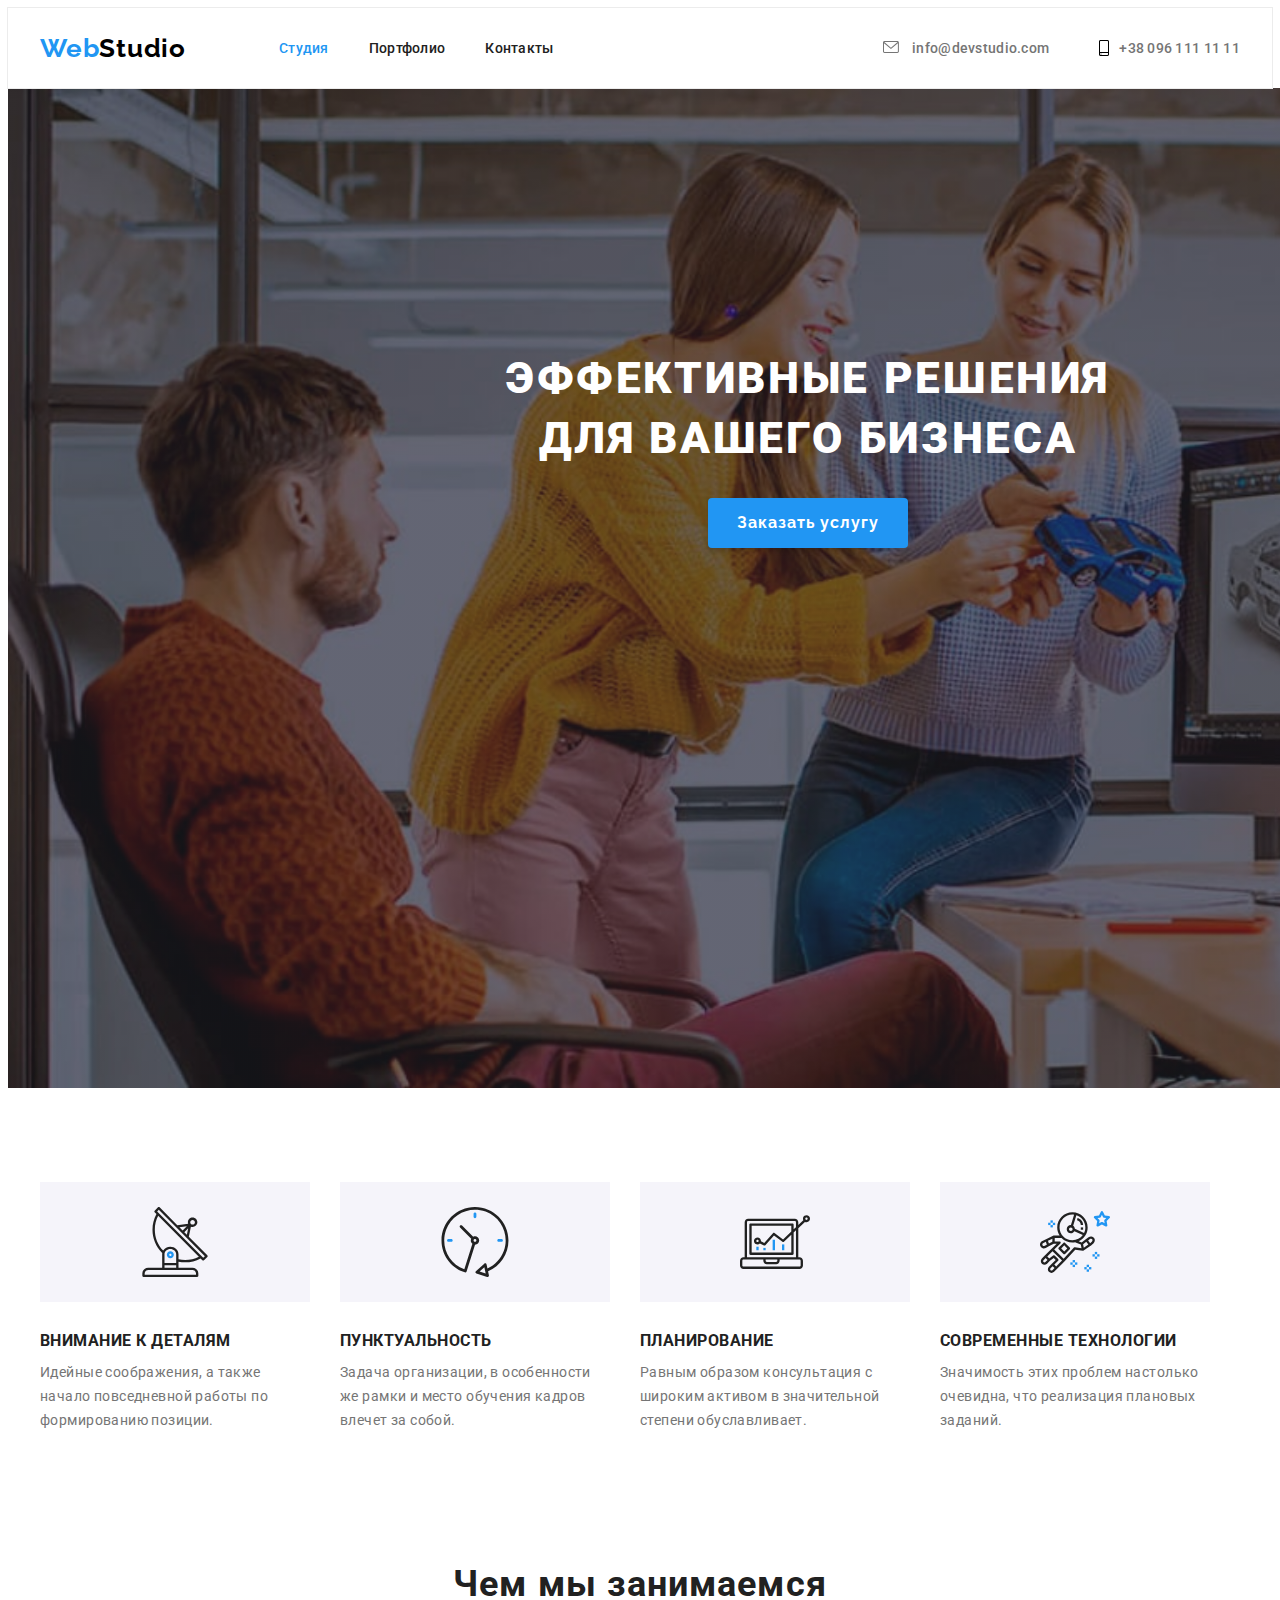
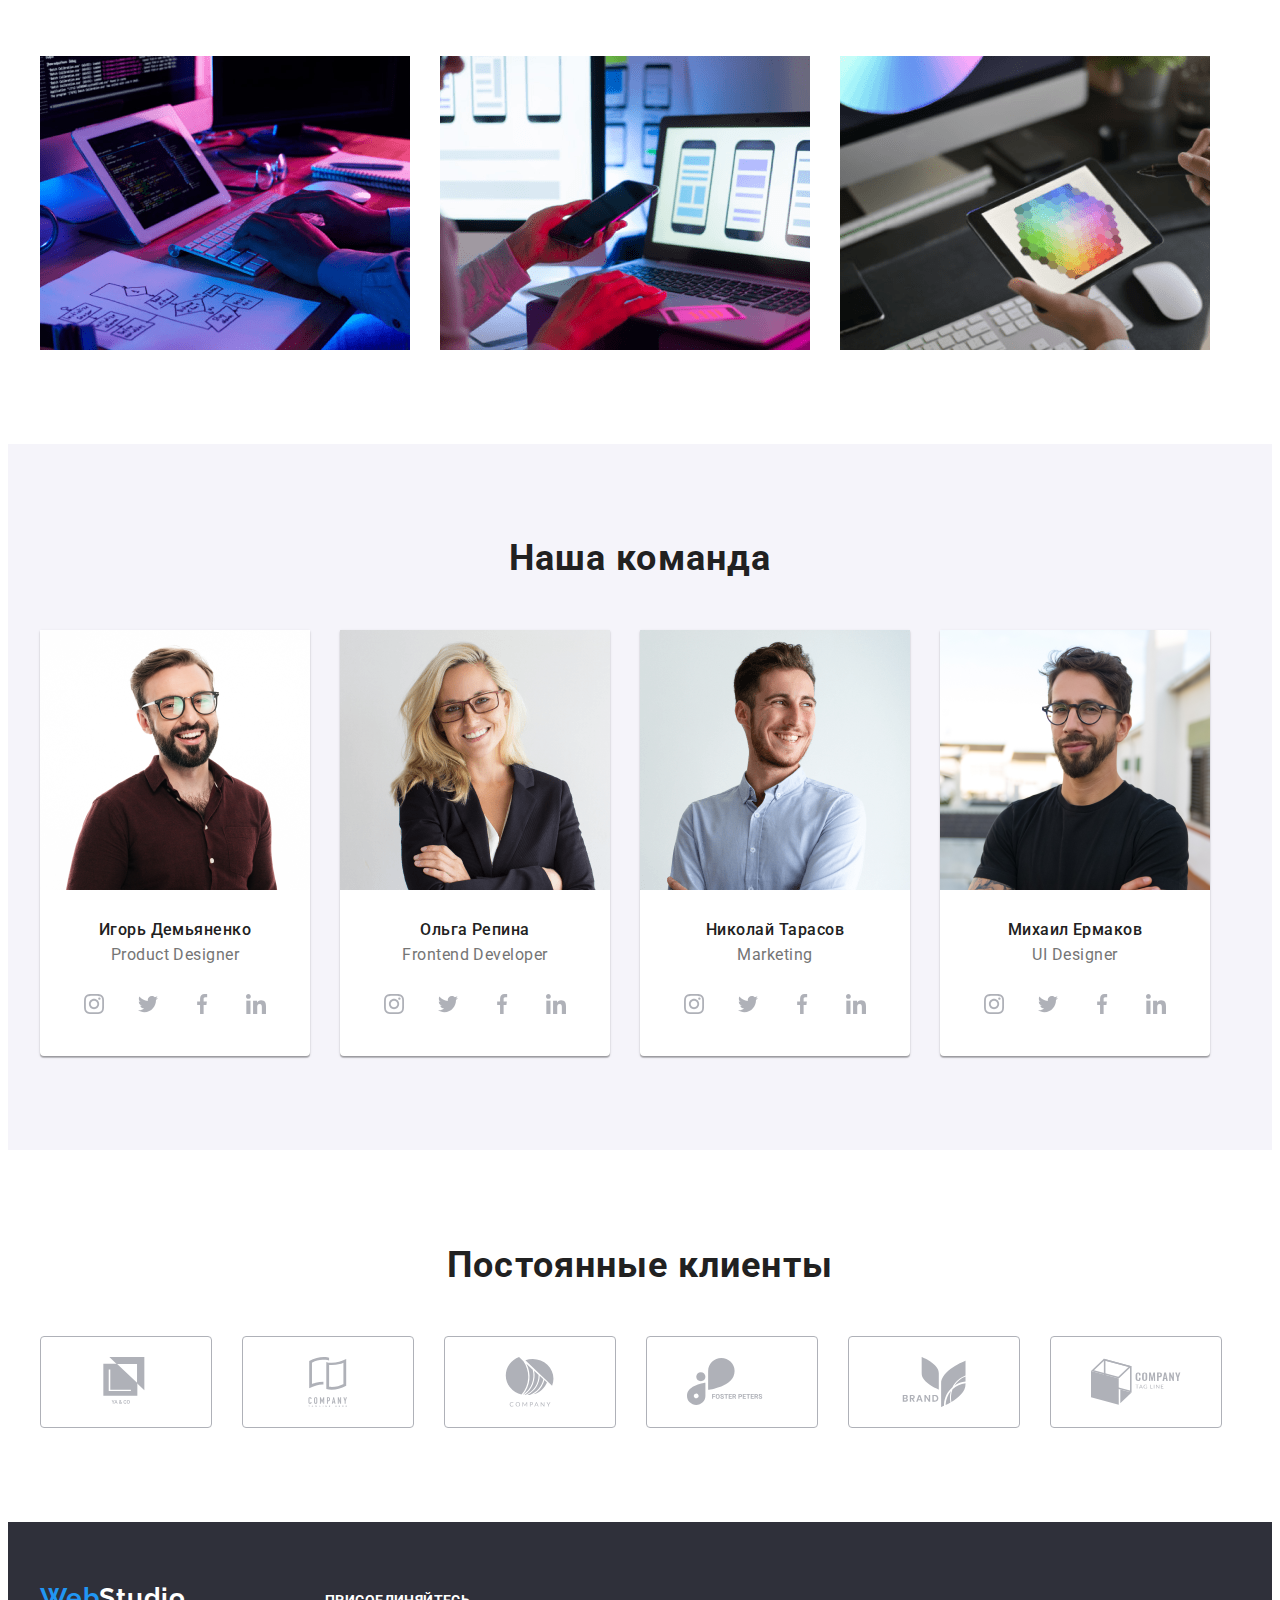
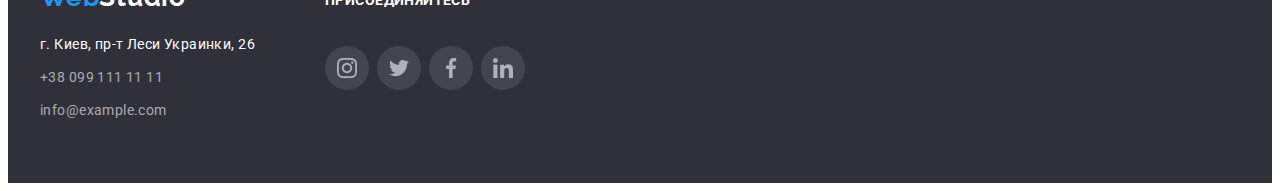
<file: index.html>
<!DOCTYPE html>
<html lang="ru">

<head>
  <meta charset="UTF-8" />
  <meta name="viewport" content="width=device-width, initial-scale=1.0" />
  <title lang="en">Web Studio</title>
  <link rel="preconnect" href="https://fonts.gstatic.com" />
  <link href="https://fonts.googleapis.com/css2?family=Raleway:wght@700&family=Roboto:wght@400;500;700;900&display=swap"
    rel="stylesheet" />
  <link rel="stylesheet" href="https://cdnjs.cloudflare.com/ajax/libs/modern-normalize/1.0.0/modern-normalize.min.css"
    integrity="sha512-ISS7cAi1PEhQ8jnbJpJZMd29NlhNj4AWYyLOSp2CE/CsHxTCu+r+t0D2yoJudVrd0/8fTVPUVDzY5Tvli75u/g=="
    crossorigin="anonymous" />
  <link href="./css/style.css" rel="stylesheet" />
</head>

<body>

  <!-- header and navigation -->
  <header class="header">
    <div class="container">
      <nav class="navigation">
        <a class="main-logo link" href="./index.html">
          <span>Web</span>Studio
        </a>
        <ul class="navigation-list list">
          <li class="navigation-list-item">
            <a class="navigation-list-link current link" href="./index.html">Студия</a>
          </li>
          <li class="navigation-list-item">
            <a class="navigation-list-link link" href="./portfolio.html">
              Портфолио
            </a>
          </li>
          <li class="navigation-list-item">
            <a class="navigation-list-link link" href="#">Контакты</a>
          </li>
        </ul>
      </nav>
      <a class="mail link" href="mailto:info@devstudio.com">
        <svg class="mail-logo-ico">
          <use href="./img/sprite.svg#mail"></use>
        </svg>
        info@devstudio.com
      </a>
      <a class="tel link" href="tel:+380961111111">
        <svg class="tel-logo-ico">
          <use href="./img/sprite.svg#smartphone"></use>
        </svg>
        +38 096 111 11 11
      </a>
    </div>
  </header>
  <!-- main section -->
  <main class="main-section">
    <!-- hero section -->
    <section class="hero-section">
      <div class="container">
        <h1><br>Эффективные решения<br> для вашего бизнеса</h1>
        <button type="button">Заказать услугу</button>
      </div>
    </section>
    <!-- features section -->
    <section class="features-section">
      <div class="container">
        <h2 class="visually-hidden">Преимущиства</h2>
        <ul class="features-list">
          <li class="features-list-item">
            <div class="features-logo-container">
              <svg class="features-logo-ico">
                <use href="./img/sprite.svg#antenna"></use>
              </svg>
            </div>
            <div class="cards-container">
              <h3>Внимание к деталям</h3>
              <p>
                Идейные соображения, а также начало повседневной работы по
                формированию позиции.
              </p>
            </div>
          </li>
          <li class="features-list-item">
            <div class="features-logo-container">
              <svg class="features-logo-ico">
                <use href="./img/sprite.svg#clock"></use>
              </svg>
            </div>
            <div class="cards-container">
              <h3>Пунктуальность</h3>
              <p>
                Задача организации, в особенности же рамки и место обучения кадров
                влечет за собой.
              </p>
            </div>
          </li>
          <li class="features-list-item">
            <div class="features-logo-container">
              <svg class="features-logo-ico">
                <use href="./img/sprite.svg#diagram"></use>
              </svg>
            </div>
            <div class="cards-container">
              <h3>Планирование</h3>
              <p>
                Равным образом консультация с широким активом в значительной
                степени обуславливает.
              </p>
            </div>
          </li>
          <li class="features-list-item">
            <div class="features-logo-container">
              <svg class="features-logo-ico">
                <use href="./img/sprite.svg#astronaut"></use>
              </svg>
            </div>
            <div class="cards-container">
              <h3>Современные технологии</h3>
              <p>
                Значимость этих проблем настолько очевидна, что реализация
                плановых заданий.
              </p>
            </div>
          </li>
        </ul>
      </div>
    </section>
    <!-- what we do section -->
    <section class="what-we-do-section">
      <div class="container">
        <h2>Чем мы занимаемся</h2>
        <ul class="what-we-do-section-img-list list">
          <li class="what-we-do-section-img-list-item">
            <img src="./img/features/laptop.png" alt="персональный компьютер" width="370" height="294" />
          </li>
          <li class="what-we-do-section-img-list-item">
            <img src="./img/features/cellphone.png" alt="смартфон" width="370" height="294" />
          </li>
          <li class="what-we-do-section-img-list-item">
            <img src="./img/features/tablet.png" alt="планшет" width="370" height="294" />
          </li>
        </ul>
      </div>
    </section>
    <!-- our team section -->
    <section class="team-section">
      <div class="container">
        <h2>Наша команда</h2>
        <ul class="team-section-about-list list">
          <li class="team-section-about-list-items">
            <div class="team-section-about-list-items-cards">
              <img src="./img/team/ihor.png" alt="фото Игоря" width="270" height="260" />
              <div class="team-section-about-list-items-cards-textbox">
                <h3>Игорь Демьяненко</h3>
                <p>Product Designer</p>
              </div>
              <ul class="social-links-list list">
                <li class="social-links-list-items">
                  <a href="" class="social-link">
                    <svg class="social-list-icon">
                      <use href="./img/sprite.svg#instagram"></use>
                    </svg>
                  </a>
                </li>
                <li class="social-links-list-items">
                  <a href="" class="social-link">
                    <svg class="social-list-icon">
                      <use href="./img/sprite.svg#twitter"></use>
                    </svg>
                  </a>
                </li>
                <li class="social-links-list-items">
                  <a href="" class="social-link">
                    <svg class="social-list-icon">
                      <use href="./img/sprite.svg#facebook"></use>
                    </svg>
                  </a>
                </li>
                <li class="social-links-list-items">
                  <a href="" class="social-link">
                    <svg class="social-list-icon">
                      <use href="./img/sprite.svg#linkedin"></use>
                    </svg>
                  </a>
                </li>
              </ul>
            </div>
          </li>
          <li class="team-section-about-list-items">
            <div class="team-section-about-list-items-cards">
              <img src="./img/team/olga.png" alt="фото Ольги" width="270" height="260" />
              <div class="team-section-about-list-items-cards-textbox">
                <h3>Ольга Репина</h3>
                <p>Frontend Developer</p>
              </div>
              <ul class="social-links-list list">
                <li class="social-links-list-items">
                  <a href="" class="social-link">
                    <svg class="social-list-icon">
                      <use href="./img/sprite.svg#instagram"></use>
                    </svg>
                  </a>
                </li>
                <li class="social-links-list-items">
                  <a href="" class="social-link">
                    <svg class="social-list-icon">
                      <use href="./img/sprite.svg#twitter"></use>
                    </svg>
                  </a>
                </li>
                <li class="social-links-list-items">
                  <a href="" class="social-link">
                    <svg class="social-list-icon">
                      <use href="./img/sprite.svg#facebook"></use>
                    </svg>
                  </a>
                </li>
                <li class="social-links-list-items">
                  <a href="" class="social-link">
                    <svg class="social-list-icon">
                      <use href="./img/sprite.svg#linkedin"></use>
                    </svg>
                  </a>
                </li>
              </ul>
            </div>
          </li>
          <li class="team-section-about-list-items">
            <div class="team-section-about-list-items-cards">
              <img src="./img/team/nikolay.png" alt="фото Николая" width="270" height="260" />
              <div class="team-section-about-list-items-cards-textbox">
                <h3>Николай Тарасов</h3>
                <p>Marketing</p>
              </div>
              <ul class="social-links-list list">
                <li class="social-links-list-items">
                  <a href="" class="social-link">
                    <svg class="social-list-icon">
                      <use href="./img/sprite.svg#instagram"></use>
                    </svg>
                  </a>
                </li>
                <li class="social-links-list-items">
                  <a href="" class="social-link">
                    <svg class="social-list-icon">
                      <use href="./img/sprite.svg#twitter"></use>
                    </svg>
                  </a>
                </li>
                <li class="social-links-list-items">
                  <a href="" class="social-link">
                    <svg class="social-list-icon">
                      <use href="./img/sprite.svg#facebook"></use>
                    </svg>
                  </a>
                </li>
                <li class="social-links-list-items">
                  <a href="" class="social-link">
                    <svg class="social-list-icon">
                      <use href="./img/sprite.svg#linkedin"></use>
                    </svg>
                  </a>
                </li>
              </ul>
            </div>
          </li>
          <li class="team-section-about-list-items">
            <div class="team-section-about-list-items-cards">
              <img src="./img/team/michail.png" alt="фото Михаила" width="270" height="260" />
              <div class="team-section-about-list-items-cards-textbox">
                <h3>Михаил Ермаков</h3>
                <p>UI Designer</p>
              </div>
              <ul class="social-links-list list">
                <li class="social-links-list-items">
                  <a href="" class="social-link">
                    <svg class="social-list-icon">
                      <use href="./img/sprite.svg#instagram"></use>
                    </svg>
                  </a>
                </li>
                <li class="social-links-list-items">
                  <a href="" class="social-link">
                    <svg class="social-list-icon">
                      <use href="./img/sprite.svg#twitter"></use>
                    </svg>
                  </a>
                </li>
                <li class="social-links-list-items">
                  <a href="" class="social-link">
                    <svg class="social-list-icon">
                      <use href="./img/sprite.svg#facebook"></use>
                    </svg>
                  </a>
                </li>
                <li class="social-links-list-items">
                  <a href="" class="social-link">
                    <svg class="social-list-icon">
                      <use href="./img/sprite.svg#linkedin"></use>
                    </svg>
                  </a>
                </li>
              </ul>
            </div>
          </li>
        </ul>
      </div>
    </section>
    <section class="clients">
      <div class="container">
        <h2>Постоянные клиенты</h2>
        <ul class="clients-cards-list list">
          <li class="clients-cards-items">
            <a class="client-cards-links" href="">
              <div class="clients-box">
                <svg class="clients-ico">
                  <use href="./img/sprite.svg#logo-1"></use>
                </svg>
              </div>
            </a>
          </li>
          <li class="clients-cards-items">
            <a class="client-cards-links" href="">
              <div class="clients-box">
                <svg class="clients-ico">
                  <use href="./img/sprite.svg#logo-2"></use>
                </svg>
              </div>
            </a>
          </li>
          <li class="clients-cards-items">
            <a class="client-cards-links" href="">
              <div class="clients-box">
                <svg class="clients-ico">
                  <use href="./img/sprite.svg#logo-3"></use>
                </svg>
              </div>
            </a>
          </li>
          <li class="clients-cards-items">
            <a class="client-cards-links" href="">
              <div class="clients-box">
                <svg class="clients-ico">
                  <use href="./img/sprite.svg#logo-4"></use>
                </svg>
              </div>
            </a>
          </li>
          <li class="clients-cards-items">
            <a class="client-cards-links" href="">
              <div class="clients-box">
                <svg class="clients-ico">
                  <use href="./img/sprite.svg#logo-5"></use>
                </svg>
              </div>
            </a>
          </li>
          <li class="clients-cards-items">
            <a class="client-cards-links" href="">
              <div class="clients-box">
                <svg class="clients-ico">
                  <use href="./img/sprite.svg#logo-6"></use>
                </svg>
              </div>
            </a>
          </li>
        </ul>
      </div>
    </section>
  </main>
  <!-- footer section -->
  <footer class="footer">
    <div class="container">
      <div class="footer-main-info">
        <a class="footer-logo" href="./index.html">
          <span>Web</span>Studio
        </a>
        <address class="main-address-info">
          <ul class="address-info-list">
            <li class="address-info-list-item">
              <a class="footer-contacts-link" href="https://goo.gl/maps/8ryNdQDgg4ssBdeK9">
                г. Киев, пр-т Леси Украинки, 26
              </a>
            </li>
            <li class="address-info-list-item">
              <a class="footer-contacts-link footer-tel-mail" href="tel:+380991111111">
                +38 099 111 11 11
              </a>
            </li>
            <li class="address-info-list-item">
              <a class="footer-contacts-link footer-tel-mail" href="mailto:info@example.com">
                info@example.com
              </a>
            </li>
          </ul>
        </address>
      </div>
      <div class="social-links-footer">
        <h2>присоединяйтесь</h2>
        <ul class="social-links-list list social-footer-list">
          <li class="social-links-list-items social-footer">
            <a href="" class="social-link social-icons-footer">
              <svg class="social-list-icon">
                <use href="./img/sprite.svg#instagram"></use>
              </svg>
            </a>
          </li>
          <li class="social-links-list-items social-footer">
            <a href="" class="social-link social-icons-footer">
              <svg class="social-list-icon twitter-logo-accent">
                <use href="./img/sprite.svg#twitter"></use>
              </svg>
            </a>
          </li>
          <li class="social-links-list-items social-footer">
            <a href="" class="social-link social-icons-footer">
              <svg class="social-list-icon">
                <use href="./img/sprite.svg#facebook"></use>
              </svg>
            </a>
          </li>
          <li class="social-links-list-items social-footer">
            <a href="" class="social-link social-icons-footer">
              <svg class="social-list-icon">
                <use href="./img/sprite.svg#linkedin"></use>
              </svg>
            </a>
          </li>
        </ul>
      </div>
    </div>
  </footer>
</body>

</html>
</file>
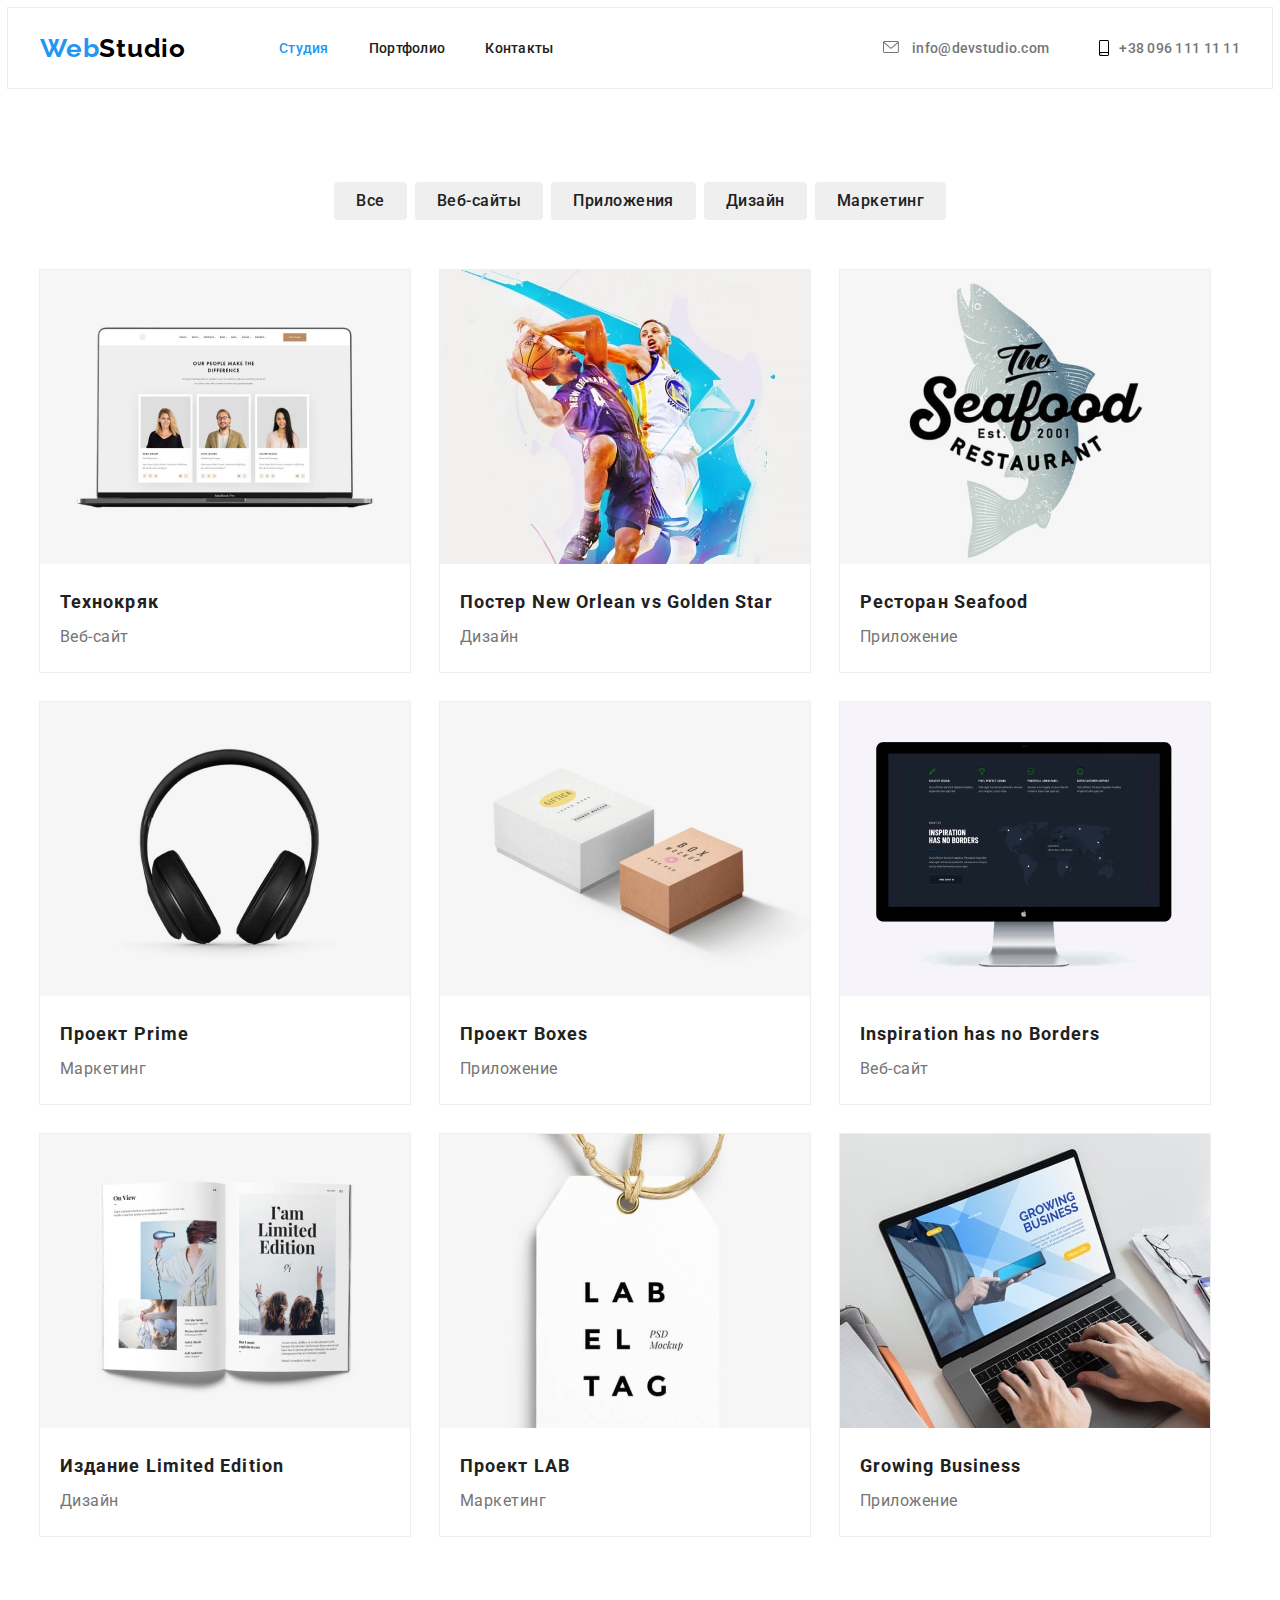
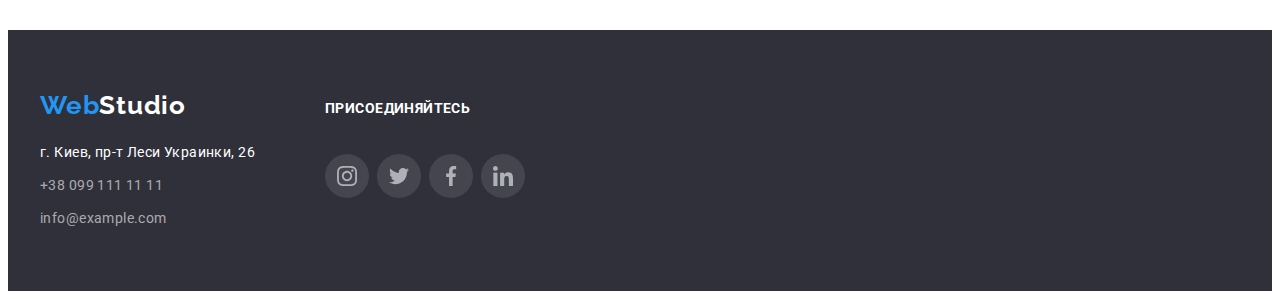
<file: portfolio.html>
<!DOCTYPE html>
<html lang="ru">

<head>
  <meta charset="UTF-8" />
  <meta name="viewport" content="width=device-width, initial-scale=1.0" />
  <title>Портфолио</title>
  <link rel="preconnect" href="https://fonts.gstatic.com" />
  <link href="https://fonts.googleapis.com/css2?family=Raleway:wght@700&family=Roboto:wght@400;500;700;900&display=swap"
    rel="stylesheet" />
  <link rel="stylesheet" href="https://cdnjs.cloudflare.com/ajax/libs/modern-normalize/1.0.0/modern-normalize.min.css"
    integrity="sha512-ISS7cAi1PEhQ8jnbJpJZMd29NlhNj4AWYyLOSp2CE/CsHxTCu+r+t0D2yoJudVrd0/8fTVPUVDzY5Tvli75u/g=="
    crossorigin="anonymous" />
  <link href="./css/style.css" rel="stylesheet" />
</head>

<body class="portfolio-body">
  <!-- header and navigation -->
  <header class="header">
    <div class="container">
      <nav class="navigation">
        <a class="main-logo link" href="./index.html">
          <span>Web</span>Studio
        </a>
        <ul class="navigation-list list">
          <li class="navigation-list-item">
            <a class="navigation-list-link current link" href="./index.html">Студия</a>
          </li>
          <li class="navigation-list-item">
            <a class="navigation-list-link link" href="./portfolio.html">
              Портфолио
            </a>
          </li>
          <li class="navigation-list-item">
            <a class="navigation-list-link link" href="#">Контакты</a>
          </li>
        </ul>
      </nav>
      <a class="mail link" href="mailto:info@devstudio.com">
        <svg class="mail-logo-ico">
          <use href="./img/sprite.svg#mail"></use>
        </svg>
        info@devstudio.com
      </a>
      <a class="tel link" href="tel:+380961111111">
        <svg class="tel-logo-ico">
          <use href="./img/sprite.svg#smartphone"></use>
        </svg>
        +38 096 111 11 11
      </a>
    </div>
  </header>
  <!-- main section -->
  <main>
    <!-- cards section -->
    <section class="cards-section">
      <div class="container">
        <h1 class="visually-hidden">Фильтры и карточки</h1>
        <!-- btn filters list -->
        <ul class="filters-btn-list list">
          <li class="filters-btn-list-items">
            <button class="current-active" type="button">Все</button>
          </li>
          <li class="filters-btn-list-items">
            <button type="button">Веб-сайты</button>
          </li>
          <li class="filters-btn-list-items">
            <button type="button">Приложения</button>
          </li>
          <li class="filters-btn-list-items">
            <button type="button">Дизайн</button>
          </li>
          <li class="filters-btn-list-items">
            <button type="button">Маркетинг</button>
          </li>
        </ul>
        <!-- cards list -->
        <ul class="cards-section-list list">
          <li class="cards-section-list-items">
            <a class="cards-link link" href="#">
              <div class="cards-section-list-items-box">
                <img src="./img/cards/cards-promo.jpg" alt="пример оформления веб-сайта" width="370px" height="294px">
                <div class="cards-section-list-items-box-textbox">
                  <h3>Технокряк</h3>
                  <p>Веб-сайт</p>
                </div>
              </div>
            </a>
          </li>
          <li class="cards-section-list-items">
            <a class="cards-link link" href="#">
              <div class="cards-section-list-items-box">
                <img src="./img/cards/basketball.jpg" alt="изображены два игрока в баскетбол с мячем" width="370px"
                  height="294px">
                <div class="cards-section-list-items-box-textbox">
                  <h3>Постер New Orlean vs Golden Star</h3>
                  <p>Дизайн</p>
                </div>
              </div>
            </a>
          </li>
          <li class="cards-section-list-items">
            <a class="cards-link link" href="#">
              <div class="cards-section-list-items-box">
                <img src="./img/cards/seafood.jpg" alt="логотип рестора seafood" width="370px" height="294px">
                <div class="cards-section-list-items-box-textbox">
                  <h3>Ресторан Seafood</h3>
                  <p>Приложение</p>
                </div>
              </div>
            </a>
          </li>
          <li class="cards-section-list-items">
            <a class="cards-link link" href="#">
              <div class="cards-section-list-items-box">
                <img src="./img/cards/headphones.jpg" alt="изображение наушников" width="370px" height="294px">
                <div class="cards-section-list-items-box-textbox">
                  <h3>Проект Prime</h3>
                  <p>Маркетинг</p>
                </div>
              </div>
            </a>
          </li>
          <li class="cards-section-list-items">
            <a class="cards-link link" href="#">
              <div class="cards-section-list-items-box">
                <img src="./img/cards/boxes.jpg" alt="изображение коробок" width="370px" height="294px">
                <div class="cards-section-list-items-box-textbox">
                  <h3>Проект Boxes</h3>
                  <p>Приложение</p>
                </div>
              </div>
            </a>
          </li>
          <li class="cards-section-list-items">
            <a class="cards-link link" href="#">
              <div class="cards-section-list-items-box">
                <img src="./img/cards/inspiraton.jpg" alt="изображен пример веб-сайта" width="370px" height="294px">
                <div class="cards-section-list-items-box-textbox">
                  <h3>Inspiration has no Borders</h3>
                  <p>Веб-сайт</p>
                </div>
              </div>
            </a>
          </li>
          <li class="cards-section-list-items">
            <a class="cards-link link" href="#">
              <div class="cards-section-list-items-box">
                <img src="./img/cards/book.jpg" alt="логотип печатного издания limited edition (нарисована книга)"
                  width="370px" height="294px">
                <div class="cards-section-list-items-box-textbox">
                  <h3>Издание Limited Edition</h3>
                  <p>Дизайн</p>
                </div>
              </div>
            </a>
          </li>
          <li class="cards-section-list-items">
            <a class="cards-link link" href="#">
              <div class="cards-section-list-items-box">
                <img src="./img/cards/lab.jpg" alt="доготип проекта lab" width="370px" height="294px">
                <div class="cards-section-list-items-box-textbox">
                  <h3>Проект LAB</h3>
                  <p>Маркетинг</p>
                </div>
              </div>
            </a>
          </li>
          <li class="cards-section-list-items">
            <a class="cards-link link" href="#">
              <div class="cards-section-list-items-box">
                <img src="./img/cards/business.jpg" alt="нарисован ноутбук" width="370px" height="294px">
                <div class="cards-section-list-items-box-textbox">
                  <h3>Growing Business</h3>
                  <p>Приложение</p>
                </div>
              </div>
            </a>
          </li>
        </ul>
      </div>
    </section>
  </main>
  <!-- footer section -->
  <footer class="footer">
    <div class="container">
      <div class="footer-main-info">
        <a class="footer-logo" href="./index.html">
          <span>Web</span>Studio
        </a>
        <address class="main-address-info">
          <ul class="address-info-list">
            <li class="address-info-list-item">
              <a class="footer-contacts-link" href="https://goo.gl/maps/8ryNdQDgg4ssBdeK9">
                г. Киев, пр-т Леси Украинки, 26
              </a>
            </li>
            <li class="address-info-list-item">
              <a class="footer-contacts-link footer-tel-mail" href="tel:+380991111111">
                +38 099 111 11 11
              </a>
            </li>
            <li class="address-info-list-item">
              <a class="footer-contacts-link footer-tel-mail" href="mailto:info@example.com">
                info@example.com
              </a>
            </li>
          </ul>
        </address>
      </div>
      <div class="social-links-footer">
        <h2>присоединяйтесь</h2>
        <ul class="social-links-list list social-footer-list">
          <li class="social-links-list-items social-footer">
            <a href="" class="social-link social-icons-footer">
              <svg class="social-list-icon">
                <use href="./img/sprite.svg#instagram"></use>
              </svg>
            </a>
          </li>
          <li class="social-links-list-items social-footer">
            <a href="" class="social-link social-icons-footer">
              <svg class="social-list-icon twitter-logo-accent">
                <use href="./img/sprite.svg#twitter"></use>
              </svg>
            </a>
          </li>
          <li class="social-links-list-items social-footer">
            <a href="" class="social-link social-icons-footer">
              <svg class="social-list-icon">
                <use href="./img/sprite.svg#facebook"></use>
              </svg>
            </a>
          </li>
          <li class="social-links-list-items social-footer">
            <a href="" class="social-link social-icons-footer">
              <svg class="social-list-icon">
                <use href="./img/sprite.svg#linkedin"></use>
              </svg>
            </a>
          </li>
        </ul>
      </div>
    </div>
  </footer>
</body>

</html>
</file>
<file: css/style.css>
:root {
  --main-logo-color: #2196F3;
  --regular-text-color: #212121;
  --specific-text-color: #757575;
  --additional-text-color: #FFFFFF;
  --links-main-color: #AFB1B8;
  --main-font-family: 'Roboto', sans-serif;
  --additional-font-family: 'Raleway', sans-serif;
  --portfolio-bg-color: #EEEEEE;
}

body {
  font-family: var(--main-font-family);
  font-size: 14px;
  font-weight: 400;
  color: var(--specific-text-color);
}

h1,
h2, 
h3, 
h4, 
h5, 
h6, 
p {
  margin: 0;
}

ul,
ol {
  margin: 0;
  padding: 0;
}

img {
  display: block;
}

/* ========== SERVICES ========== */

.visually-hidden {
  position: absolute;
  clip: rect(0 0 0 0);
  width: 1px;
  height: 1px;
  margin: -1px;
}

.list {
  list-style: none;
}

.link {
  text-decoration: none;
}

.container {
  width: 1200px;
  padding-left: 15px;
  padding-right: 15px;
  margin: 0 auto;
}

.ico {
  width: 20px;
  height: 20px;
}

/* ========== END SERVICES ========== */

/* ========== HEADER ========== */
.header {
  outline: 1px solid #ECECEC;
}

.header .container {
  display: flex;
  align-items: center;
}

.navigation {
  display: flex;
  align-items: center;
  
}

.main-logo {
  font-family: var(--additional-font-family);
  font-weight: 700;
  font-size: 26px;
  line-height: 1.192;
  letter-spacing: 0.03em;
  color: #000000;
  margin-right: 93px;
}

.main-logo span {
  color: var(--main-logo-color);
}

.navigation-list {
  font-weight: 500;
  line-height: 1.142;
  letter-spacing: 0.02em;
  display: flex;
  align-items: center;
}

.navigation-list-item {
  padding-top: 32px;
  padding-bottom: 32px;
}

.navigation-list-item:not(:last-child) {
  margin-right: 40px;
}

.navigation-list-link {
  font-weight: 500;
  line-height: 1.143;
  letter-spacing: 0.02em;
  color: var(--regular-text-color);
}

.navigation-list-link:hover, 
.navigation-list-link:focus {
  color: var(--main-logo-color);
}

.current {
  color: var(--main-logo-color);
}

.mail {
  font-weight: 500;
  line-height: 1.143;
  letter-spacing: 0.02em;
  color: var(--specific-text-color);
  margin-left: auto;
  margin-right: 50px;
}

.mail-logo-ico {
  width: 16px;
  height: 12px;
  margin-right: 10px;
  fill: var(--specific-text-color);
}

.tel {
  display: flex;
  font-weight: 500;
  line-height: 1.143;
  letter-spacing: 0.02em;
  color: var(--specific-text-color);
}

.tel-logo-ico {
  width: 10px;
  height: 16px;
  margin-right: 10px;
}

.mail:hover,
.mail:focus,
.tel:hover,
.tel:focus {
  color: var(--main-logo-color);
}

.mail:hover .mail-logo-ico,
.mail:focus .mail-logo-ico,
.tel:hover .tel-logo-ico,
.tel:focus .tel-logo-ico {
  fill: var(--main-logo-color);
}

/* ========== END HEADER========== */

/* ========== HERO SECTION ========== */

.hero-section {
  padding-top: 200px;
  padding-bottom: 200px;
  width: 1600px;
  height: 600px;
  margin: 0 auto;
  background-image: linear-gradient(rgba(47, 48, 58, 0.4), 
                                    rgba(47, 48, 58, 0.4)), 
                                      url("../img/hero/bg.jpg");
  background-repeat: no-repeat;
  background-size: cover;
}

.hero-section .container {
  display: flex;
  flex-direction: column;
  align-items: center;
}

.hero-section h1 {
  margin-bottom: 30px;
  font-weight: 900;
  font-size: 44px;
  line-height: 1.364;
  text-align: center;
  letter-spacing: 0.06em;
  text-transform: uppercase;
  color: var(--additional-text-color);
}

.hero-section button {
  min-width: 200px;
  height: 50px;
  padding: 10px 27px;
  box-shadow: 0px 4px 4px
            rgba(0, 0, 0, 0.15);
  border-radius: 4px;
  border: none;
  /* outline:none;  */
  cursor: pointer;
  font-family: var(--additional-font-family);
  font-weight: 700;
  font-size: 16px;
  line-height: 1.875;
  letter-spacing: 0.06em;
  color: var(--additional-text-color);
  background: var(--main-logo-color);
}

/* ========== END HERO SECTION ========== */

/* ========== FEATURES SECTION ========== */

.features-section {
  padding-top: 94px;
  padding-bottom: 94px;
}

.features-list {
  display: flex;
  padding-bottom: 94px;
}

.features-list h3 {
  margin-bottom: 10px;
  font-weight: 700;
  line-height: 1.143;
  color: var(--regular-text-color);
  letter-spacing: 0.03em;
  text-transform: uppercase;
}

.features-list li {
  list-style-type: none;
}

.features-list p {
  line-height: 1.714;
  letter-spacing: 0.03em;
}

.features-list-item {
  width: 270px;
  height: 100px;
}

.features-list-item:not(:last-child) {
  margin-right: 30px;
}

.features-logo-container {
  display: flex;
  justify-content: center;
  align-items: center;
  width: 270px;
  height: 120px;
  margin-bottom: 30px;
  background-color: #F5F4FA;
}

.features-logo-ico {
  width: 70px;
  height: 70px;
}

/* ========== END FEATURES SECTION ========== */

/* ========== WHAT WE DO SECTION ========== */

.what-we-do-section {
  padding-top: 94px;
  padding-bottom: 94px;
}

.what-we-do-section h2 {
  margin-bottom: 50px;
  text-align: center;
  font-weight: 700;
  font-size: 36px;
  line-height: 1.166;
  letter-spacing: 0.03em;
  color: var(--regular-text-color);
}

.what-we-do-section-img-list{
  display: flex;
}

.what-we-do-section-img-list-item:not(:last-child) {
  margin-right: 30px;
}

/* ========== END WHAT WE DO SACTION ========== */

/* ========== OUR TEAM SECTION ========== */

.team-section {
  padding-top: 94px;
  padding-bottom: 94px;
  background: #F5F4FA;
}

.team-section h2 {
  margin-bottom: 50px;
  font-weight: 700;
  font-size: 36px;
  line-height: 1.166;
  letter-spacing: 0.03em;
  color: var(--regular-text-color);
  text-align: center;
}

.team-section-about-list{
  display: flex;
}

.team-section-about-list-items-cards-textbox {
  padding-top: 30px;
  margin-bottom: 16px;
  padding-left: 32px;
  padding-right: 32px;
}

.team-section-about-list-items-cards h3 {
  margin-bottom: 5px;
  text-align: center;
  font-weight: 500;
  font-size: 16px;
  line-height: 1.187;
  letter-spacing: 0.03em;
  color: var(--regular-text-color);
}

.team-section-about-list-items-cards p {
  margin-top: 5px;
  text-align: center;
  font-size: 16px;
  line-height: 1.357;
  letter-spacing: 0.03em;
}

.team-section-about-list-items:not(:last-child){
  margin-right: 30px;
}

.team-section-about-list-items-cards {
  background: #FFFFFF;
  box-shadow: 0px 1px 3px 
            rgba(0, 0, 0, 0.12), 
              0px 1px 1px 
            rgba(0, 0, 0, 0.14), 
              0px 2px 1px 
            rgba(0, 0, 0, 0.2);
  border-radius: 0px 0px 4px 4px;
}

.social-links-list {
  display: flex;
  justify-content: space-between;
  align-items: center;
  padding-left: 32px;
  padding-right: 32px;
  padding-bottom: 30px;
}

.social-list-icon {
  width: 20px;
  height: 20px;
  fill: var(--links-main-color);
}

.social-link {
  display: flex;
  justify-content: center;
  align-items: center;
  width: 44px;
  height: 44px;
  border-radius: 50%;
}

.social-link:hover,
.social-link:focus {
  background-color: var(--main-logo-color);
}

.social-link:hover .social-list-icon,
.social-link:focus .social-list-icon {
  fill: var(--additional-text-color);
}

/* ========== END OUR TEAM SECTION ========== */

/* CLIENTS SECTION */

.clients {
  padding-top: 94px;
  padding-bottom: 94px;
}

.clients h2 {
  margin-bottom: 50px;
  font-weight: 700;
  font-size: 36px;
  line-height: 42px;
  text-align: center;
  letter-spacing: 0.03em;
  color: var(--regular-text-color);
}

.clients-cards-list {
  display: flex;
}

.clients-box {
  display: flex;
  justify-content: center;
  align-items: center;
  width: 170px;
  height: 90px;
  border-radius: 4px;
  border: 1px solid var(--links-main-color);
}

.clients-box:hover,
.clients-box:focus {
  border: 1px solid var(--main-logo-color);
}

.clients-cards-items:not(:last-child) {
  margin-right: 30px;
}

.clients-ico{
  width: 90px;
  height: 50px;
  fill: var(--links-main-color);
}

.client-cards-links:hover .clients-ico,
.client-cards-links:focus .clients-ico {
  fill: var(--main-logo-color);
}

/* ========== FOOTER ========== */

.footer {
  background: #2F303A;
}

.footer .container {
  display: flex;
}

.footer-logo {
  font-family: var(--additional-font-family);
  font-weight: 700;
  font-size: 26px;
  line-height: 1.192;
  letter-spacing: 0.03em;
  text-decoration: none;
  color: var(--additional-text-color);
}

.footer-logo span {
  color: var(--main-logo-color);
}

.main-address-info {
  margin-top: 20px;
}

.footer-main-info {
  padding-top: 60px;
  padding-bottom: 60px;
}

.address-info-list li {
  list-style-type: none;
}

.footer-contacts-link {
  font-style: normal;
  line-height: 1.714;
  letter-spacing: 0.03em;
  color: var(--additional-text-color);
  text-decoration: none;
}

.footer-contacts-link:hover,
.footer-contacts-link:focus {
  color: var(--main-logo-color);
}

.address-info-list-item:not(:last-child) {
  margin-bottom: 9px;
}

.footer-tel-mail {
  line-height: 1.714;
  letter-spacing: 0.03em;
  color: rgba(255, 255, 255, 0.6);
}

.footer-social-link {
  display: flex;
  justify-content: center;
  align-items: center;
  width: 44px;
  height: 44px;
  border-radius: 50%;
  background-color: rgba(255, 255, 255, 0.1);
}

.social-footer-list {
  justify-content: space-between;
  padding: 0;
  width: 200px;
  height: 80px;
}

.social-links-footer {
  padding-top: 70px;
  margin-left: 70px;
}

.social-links-footer h2 {
  padding-bottom: 20px;
  font-weight: 700;
  font-size: 14px;
  line-height: 1.142;
  letter-spacing: 0.03em;
  text-transform: uppercase;
  color: var(--additional-text-color);
}

.social-icons-footer {
  background-color: rgba(255, 255, 255, 0.1);
}

/* ========== END FOOTER ========== */

.portfolio-body{
  color: #EEEEEE;
}

/* ========== FILTER SECTION ========== */
.filters-btn-list {
  display: flex;
  justify-content: center;
  margin-bottom: 50px;
}

.filters-btn-list button {
  min-width: 73px;
  height: 38px;
  padding: 6px 22px;
  font-family: var(--main-font-family);
  font-weight: 500;
  font-size: 16px;
  line-height: 1.625;
  letter-spacing: 0.03em;
  color: var(--regular-text-color);
  border-radius: 4px;
  border: none;
  outline: none; 
  cursor: pointer;
}

.filters-btn-list button:hover, 
.filters-btn-list button:focus {
  background: var(--main-logo-color);
  color: var(--additional-text-color);
  box-shadow: 0px 3px 1px 
            rgba(0, 0, 0, 0.1), 
              0px 1px 2px 
            rgba(102, 47, 47, 0.08), 
              0px 2px 2px 
            rgba(0, 0, 0, 0.12);
}

.filters-btn-list-items:not(:last-child){
  margin-right: 8px;
}

/* ========== END FILTER SECTIONS ========== */

/* ========== CARDS SECTION ========== */

.cards-section{
  padding-top: 94px;
  padding-bottom: 94px;
}

.cards-section-list {
  display: flex;
  flex-wrap: wrap;
  margin: -15px;
}

.cards-section-list .link:focus {
  box-shadow: 0px 1px 1px 
  rgba(0, 0, 0, 0.12), 
    0px 4px 4px 
  rgba(0, 0, 0, 0.06), 
    1px 4px 6px 
  rgba(0, 0, 0, 0.16);
}

.cards-section-list-items {
  margin: 15px;
}

.cards-section-list-items:nth-child(3n) {
  margin-right: 0;
}

.cards-section-list-items-box {
  background: #FFFFFF;
  outline: 1px solid #EEEEEE;
}

/* .cards-section-list-items-box:hover,
.cards-section-list-items-box:focus {
  box-shadow: 0px 1px 1px 
            rgba(0, 0, 0, 0.12), 
              0px 4px 4px 
            rgba(0, 0, 0, 0.06), 
              1px 4px 6px 
            rgba(0, 0, 0, 0.16);
} */

.cards-section-list-items-box-textbox {
  padding: 20px 20px;
}

.cards-section-list-items-box-textbox h3 {
  margin-bottom: 2px;
  font-weight: 700;
  font-size: 18px;
  line-height: 2;
  letter-spacing: 0.06em;
  color: var(--regular-text-color);
}

.cards-section-list-items-box-textbox p {
  margin-top: 2px;
  font-size: 16px;
  line-height: 1.875;
  letter-spacing: 0.03em;
  color: var(--specific-text-color);
}

.cards-link {
  width: 100%;
  height: 100%;
  box-sizing: border-box;
  display: block;

}

.cards-link:focus,
.cards-link:hover {
  box-shadow: 0px 1px 1px 
            rgba(0, 0, 0, 0.12), 
              0px 4px 4px 
            rgba(0, 0, 0, 0.06), 
              1px 4px 6px 
            rgba(0, 0, 0, 0.16);
}

/* ========== END CARDS SECTION ========== */
</file>
